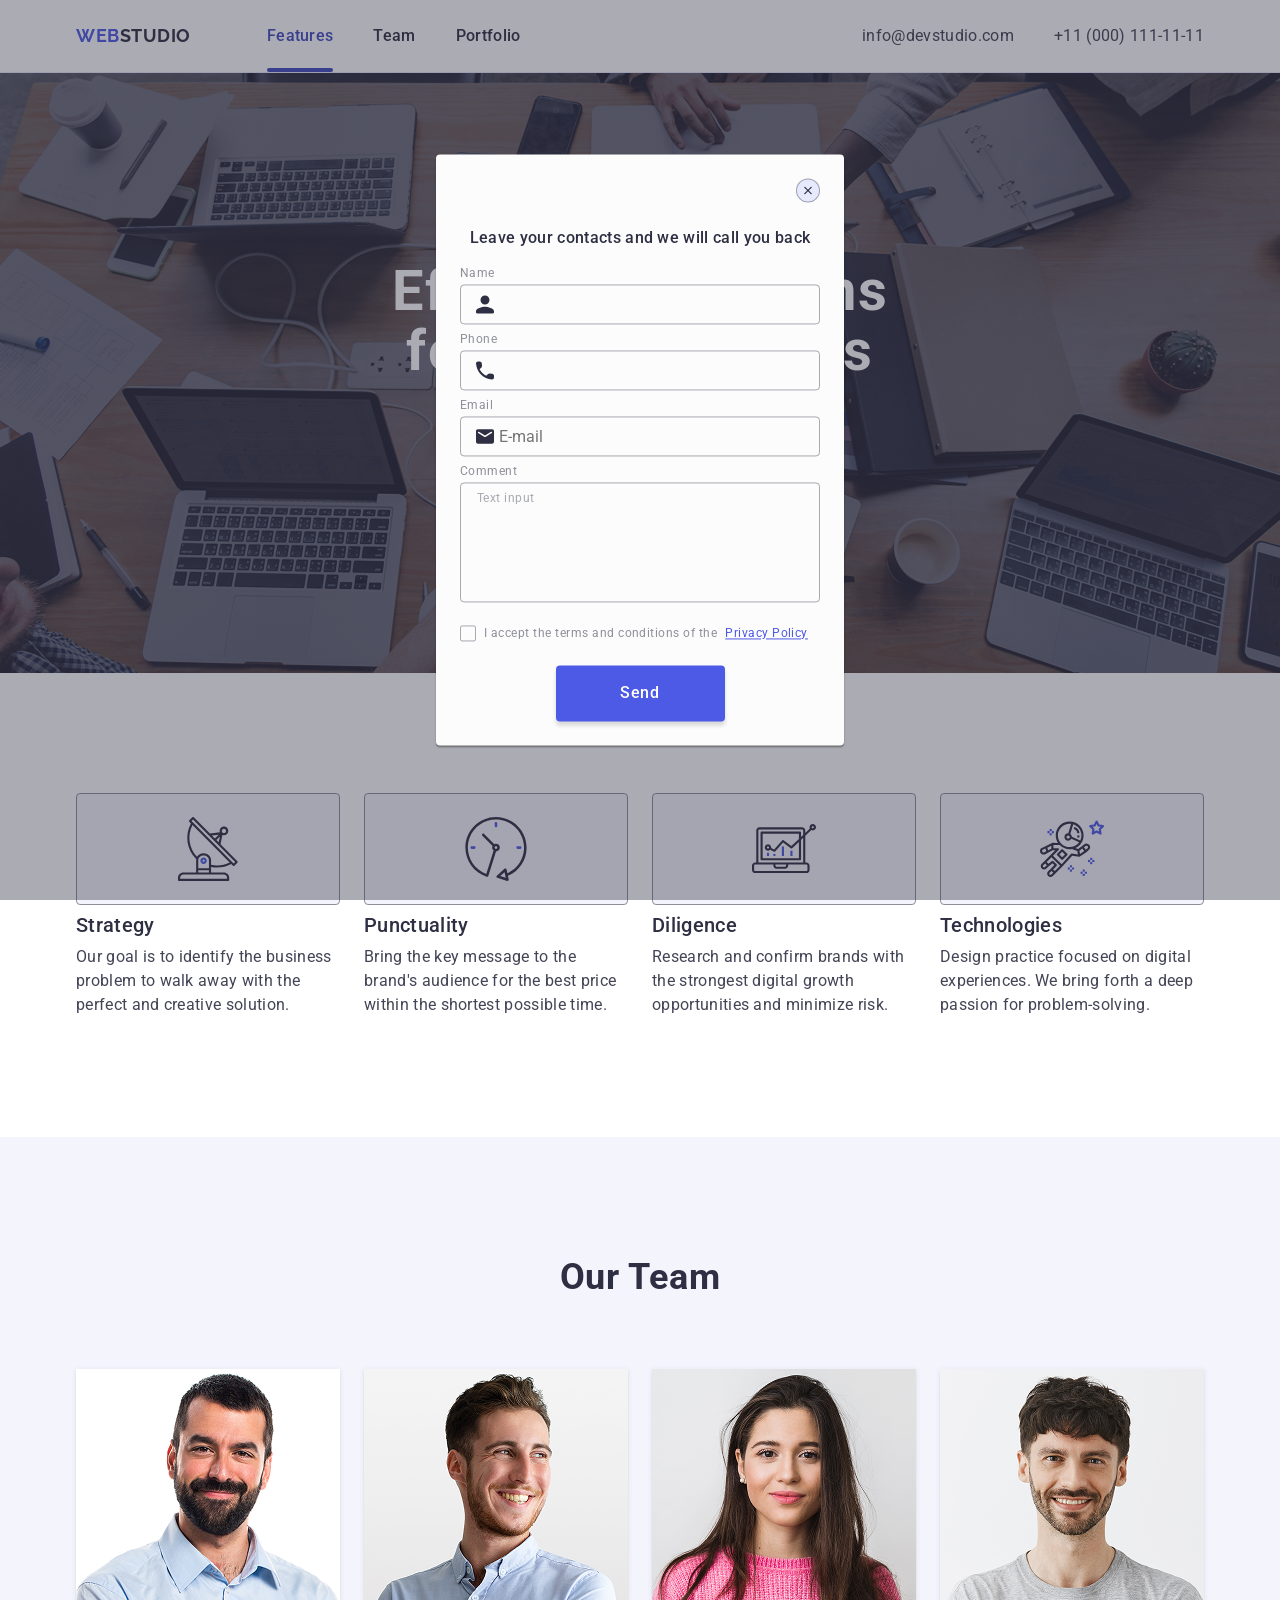
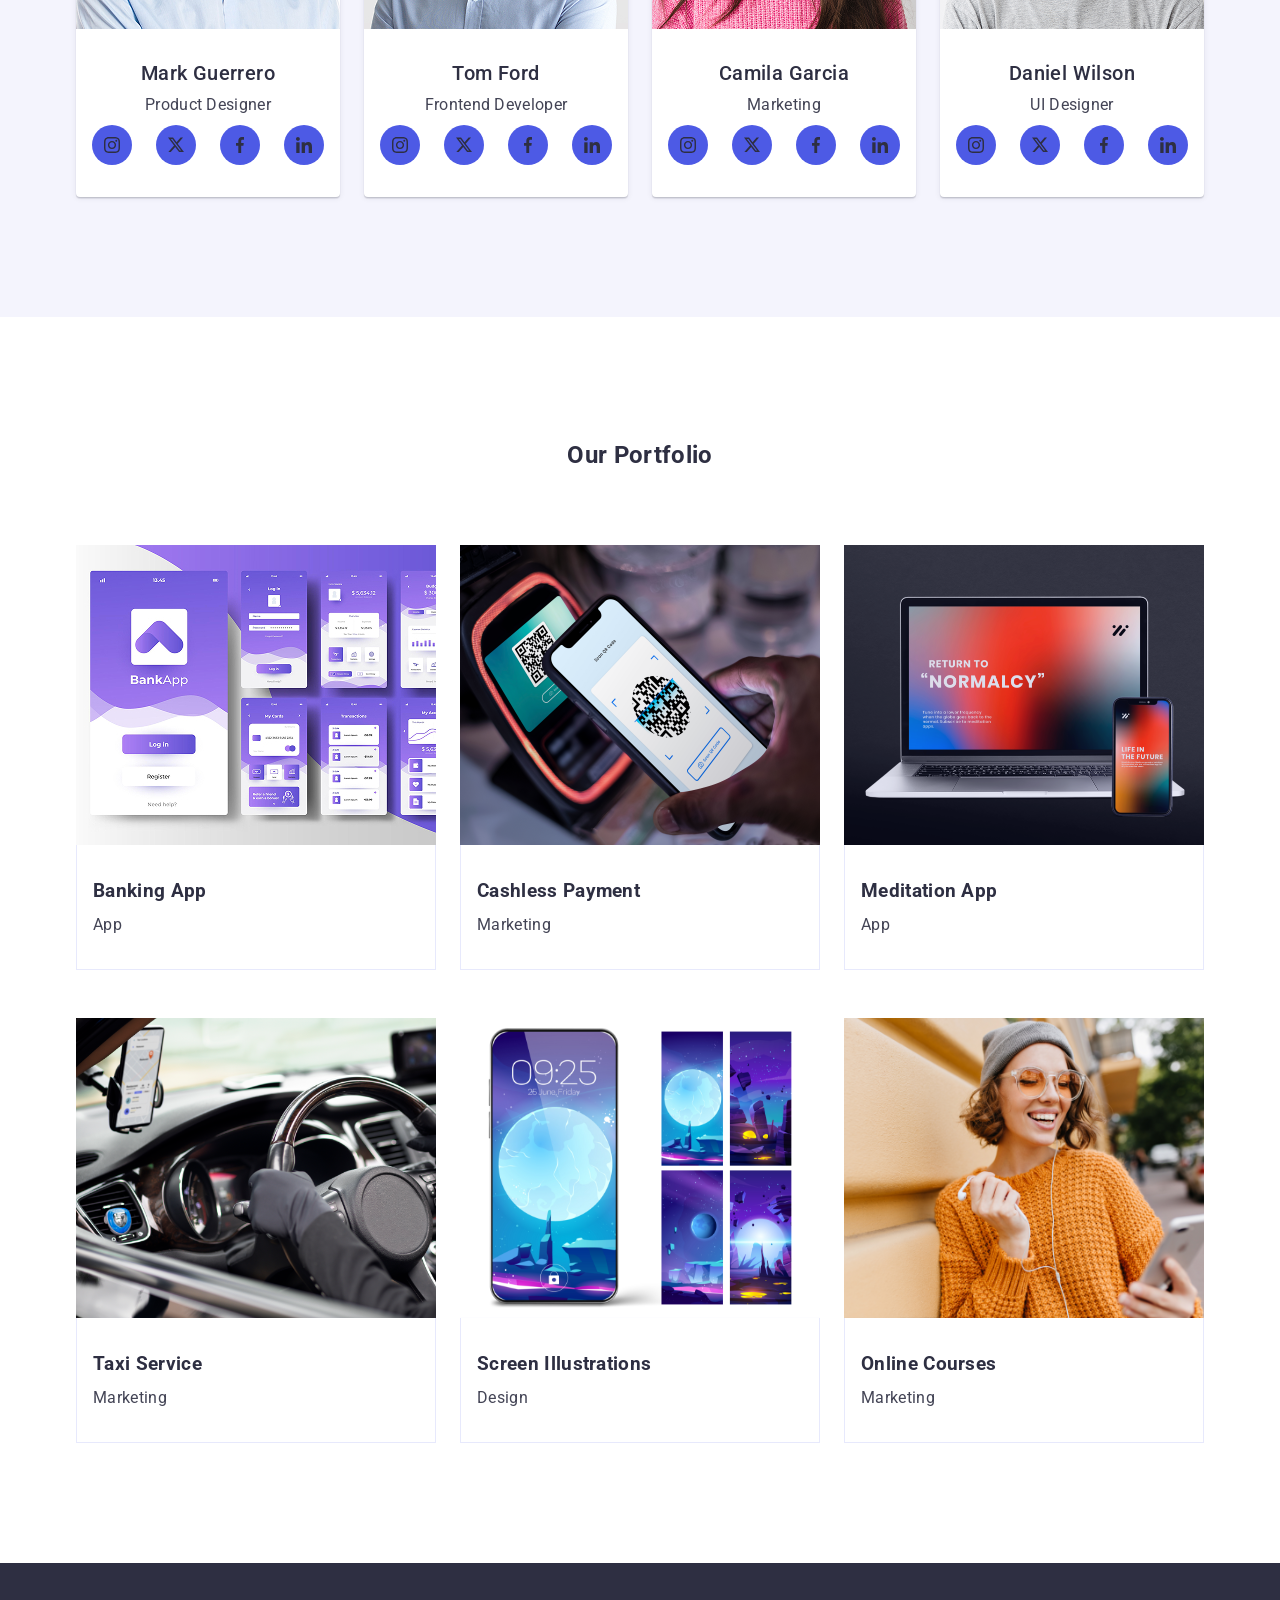
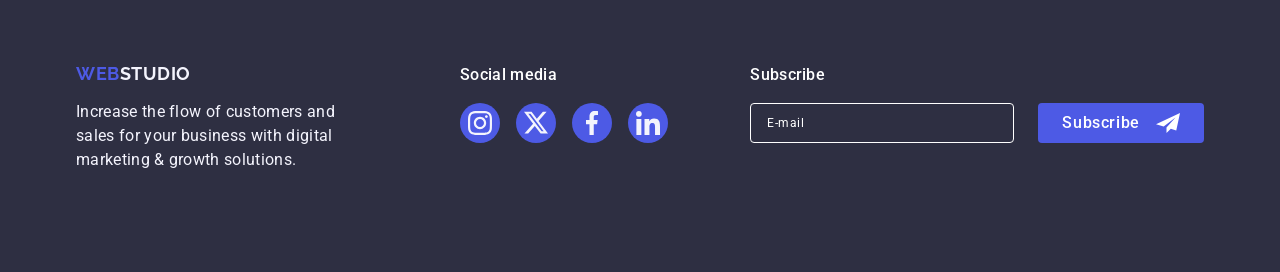
<file: index.html>
<!doctype html>
<html lang="en">
  <head>
    <meta charset="UTF-8" />
    <meta name="viewport" content="width=device-width, initial-scale=1.0" />
    <title>WebStudio</title>
    <link rel="preconnect" href="https://fonts.googleapis.com">
<link rel="preconnect" href="https://fonts.gstatic.com" crossorigin>
<link href="https://fonts.googleapis.com/css2?family=Raleway:wght@700&family=Roboto:wght@100..900&display=swap" rel="stylesheet">
<link rel="stylesheet" href="https://cdnjs.cloudflare.com/ajax/libs/modern-normalize/3.0.1/modern-normalize.min.css" integrity="sha512-q6WgHqiHlKyOqslT/lgBgodhd03Wp4BEqKeW6nNtlOY4quzyG3VoQKFrieaCeSnuVseNKRGpGeDU3qPmabCANg==" crossorigin="anonymous" referrerpolicy="no-referrer" />
    <link rel = "stylesheet" href="./css/main.css" />
    <link rel="shortcut icon" href="./images/icons/logo.svg" type="image/x-icon" />
  </head>
  <body>
    <!--Header section-->
    <header class="header" id="header">      
      <div class="container">
      <a class="logo"
      href="./index.html">
      Web<span class="logo-icon">Studio</span>
  
    </a>
            
      <nav class="main-nav">
        <ul class="main-nav-list">
        
          <li class="main-nav-item">
            <a class="main-nav-link current" href="#features">Features</a>
          </li>
          <li class="main-nav-item">
            <a class="main-nav-link"  href="#team">Team</a>
          </li>
          <li class="main-nav-item"> 
            <a class="main-nav-link" href="#portfolio">Portfolio</a>
          </li>
        </ul>
      </nav>
      <address>
      <ul class="socials">
        <li class="socials-item">
          <a class="socials-link" href="mailto:info@devstudio.com">info@devstudio.com</a>
        </li>
        <li class="socials-item">
          <a class="socials-link" href="tel:+110001111111">+11 (000) 111-11-11</a>
        </li>
      </ul>
        </address>
        </div> 
    </header>

    <main class="main" id="main">
      <!--Hero section-->
      <section class="hero" id="hero">
        <div class="container">
        <h1 class="hero-title">Effective Solutions for Your Business</h1>
        <button class="hero-btn" type="button">Order Service</button>
        </div>
      </section>

      <!--Features section-->
      <section class="features" id="features"> 
        <div class="container">
        <h2 class="sr-only">Our features</h2>
       
        <ul class="features-list">
          <li class="features-item">
            <div class="features-icon-wrapper">
              <svg class="features-icon" width="64" height="64">
                <use href="./images/icons.svg#antenna">
                </use>
              </svg>
            </div>
            <h3 class="features-subtitle">Strategy</h3>
            <p class="features-desc">
              Our goal is to identify the business problem to walk away with the
              perfect and creative solution.
            </p>
          </li>
          <li class="features-item">
            <div class="features-icon-wrapper">
              <svg class="features-icon" width="64" height="64">
                <use href="./images/icons.svg#clock">
                </use>
              </svg>
            </div>
            <h3 class="features-subtitle">Punctuality</h3>
            <p class="features-desc">
              Bring the key message to the brand's audience for the best price
              within the shortest possible time.
            </p>
          </li>
          <li class="features-item">
            <div class="features-icon-wrapper">
              <svg class="features-icon" width="64" height="64">
                <use href="./images/icons.svg#diagram">
                </use>
              </svg>
            </div>
            <h3 class="features-subtitle">Diligence</h3>
            <p class="features-desc">
              Research and confirm brands with the strongest digital growth
              opportunities and minimize risk.
            </p>
          </li>
          <li class="features-item">
            <div class="features-icon-wrapper">
              <svg class="features-icon" width="64" height="64">
                <use href="./images/icons.svg#astronaut">
                </use>
              </svg>
            </div>
            <h3 class="features-subtitle">Technologies</h3>
            <p class="features-desc">
              Design practice focused on digital experiences. We bring forth a
              deep passion for problem-solving.
            </p>
          </li>
        </ul>
        </div>
      </section>

      <!--Team section-->
      <section class="team section" id="team">
        <div class="container">
        <h2 class="team-title section-title">Our Team</h2>
        
        <ul class="team-list">
          <li class="team-item">
            <img
              class="team-ill"
              src="./images/photo/team-1.png"
              alt="Mark Guerrero"
              width="264"
              height="260"
            />
            <div class="team-content">
            <h3 class="team-caption">Mark Guerrero</h3>
            <p class="team-text">Product Designer</p>
            <ul class="team-social-list">
    <li class="team-social-item">
      <a class="team-social-link" 
      href="https://instagram.com/" aria-label="Instagram">
        <svg class="team-social-icon" width="16" height="16">
          <use href="./images/icons.svg#instagram"></use>
        </svg>
      </a>
    </li>
    <li class="team-social-item">
  <a class="team-social-link"
     href="https://twitter.com/"
     aria-label="Twitter">
    <svg class="team-social-icon" width="16" height="16">
      <use href="./images/icons.svg#twitter"></use>
    </svg>
  </a>
</li>

<li class="team-social-item">
  <a class="team-social-link"
     href="https://facebook.com/"
     aria-label="Facebook">
    <svg class="team-social-icon" width="16" height="16">
      <use href="./images/icons.svg#facebook"></use>
    </svg>
  </a>
</li>
<li class="team-social-item">
  <a class="team-social-link"
     href="https://linkedin.com/"
     aria-label="LinkedIn">
    <svg class="team-social-icon" width="16" height="16">
      <use href="./images/icons.svg#linkedin"></use>
    </svg>
  </a>
</li>
  </ul>
            </div>
          </li>
          <li class="team-item">
            <img
              class="team-ill"
              src="./images/photo/team-2.png"
              alt="Tom Ford"
              width="264"
              height="260"
            />
            <div class="team-content">
            <h3 class="team-caption">Tom Ford</h3>
            <p class="team-text">Frontend Developer</p>
           <ul class="team-social-list">
    <li class="team-social-item">
      <a class="team-social-link" href="https://instagram.com/" aria-label="Instagram">
        <svg class="team-social-icon" width="16" height="16">
          <use href="./images/icons.svg#instagram"></use>
        </svg>
      </a>
    </li>
    <li class="team-social-item">
  <a class="team-social-link"
     href="https://twitter.com/"
     aria-label="Twitter">
    <svg class="team-social-icon" width="16" height="16">
      <use href="./images/icons.svg#twitter"></use>
    </svg>
  </a>
</li>

<li class="team-social-item">
  <a class="team-social-link"
     href="https://facebook.com/"
     aria-label="Facebook">
    <svg class="team-social-icon" width="16" height="16">
      <use href="./images/icons.svg#facebook"></use>
    </svg>
  </a>
</li>
<li class="team-social-item">
  <a class="team-social-link"
     href="https://linkedin.com/"
     aria-label="LinkedIn">
    <svg class="team-social-icon" width="16" height="16">
      <use href="./images/icons.svg#linkedin"></use>
    </svg>
  </a>
</li>
  </ul>
          </div>
          </li>
          <li class="team-item">
            <img
              class="team-ill"
              src="./images/photo/team-3.png"
              alt="Camila Garcia"
              width="264"
              height="260"
            />
            <div class="team-content">
            <h3 class="team-caption">Camila Garcia</h3>
            <p class="team-text">Marketing</p>
           <ul class="team-social-list">
    <li class="team-social-item">
      <a class="team-social-link" href="https://instagram.com/" aria-label="Instagram">
        <svg class="team-social-icon" width="16" height="16">
          <use href="./images/icons.svg#instagram"></use>
        </svg>
      </a>
    </li>
    <li class="team-social-item">
  <a class="team-social-link"
     href="https://twitter.com/"
     aria-label="Twitter">
    <svg class="team-social-icon" width="16" height="16">
      <use href="./images/icons.svg#twitter"></use>
    </svg>
  </a>
</li>

<li class="team-social-item">
  <a class="team-social-link"
     href="https://facebook.com/"
     aria-label="Facebook">
    <svg class="team-social-icon" width="16" height="16">
      <use href="./images/icons.svg#facebook"></use>
    </svg>
  </a>
</li>
<li class="team-social-item">
  <a class="team-social-link"
     href="https://linkedin.com/"
     aria-label="LinkedIn">
    <svg class="team-social-icon" width="16" height="16">
      <use href="./images/icons.svg#linkedin"></use>
    </svg>
  </a>
</li>
  </ul>
          </div>
          </li>
          <li class="team-item">
            <img
              class="team-ill"
              src="./images/photo/team-4.png"
              alt="Daniel Wilson"
              width="264"
              height="260"
            />
            <div class="team-content">
            <h3 class="team-caption">Daniel Wilson</h3>
            <p class="team-text">UI Designer</p>
           <ul class="team-social-list">
    <li class="team-social-item">
      <a class="team-social-link" href="https://instagram.com/" aria-label="Instagram">
        <svg class="team-social-icon" width="16" height="16">
          <use href="./images/icons.svg#instagram"></use>
        </svg>
      </a>
    </li>
    <li class="team-social-item">
  <a class="team-social-link"
     href="https://twitter.com/"
     aria-label="Twitter">
    <svg class="team-social-icon" width="16" height="16">
      <use href="./images/icons.svg#twitter"></use>
    </svg>
  </a>
</li>

<li class="team-social-item">
  <a class="team-social-link"
     href="https://facebook.com/"
     aria-label="Facebook">
    <svg class="team-social-icon" width="16" height="16">
      <use href="./images/icons.svg#facebook"></use>
    </svg>
  </a>
</li>
<li class="team-social-item">
  <a class="team-social-link"
     href="https://linkedin.com/"
     aria-label="LinkedIn">
    <svg class="team-social-icon" width="16" height="16">
      <use href="./images/icons.svg#linkedin"></use>
    </svg>
  </a>
</li>
  </ul>
          </div>
          </li>
        </ul>
        </div>
      </section>

       <!--Portfolio section-->
      <section class="portfolio section" id="portfolio">
        <div class="container">
    <h2 class="portfolio-title section-title">Our Portfolio</h2>
    <ul class="portfolio-list">
      <li class="portfolio-item">
        <div class="portfolio-image-wrapper">
        <img
        class="portfolio-ill"
          src="./images/portfolio/portfolio-1.svg"
          alt="Banking App"
          width="360"
          height="300"
        />
        <p class="portfolio-overlay">

      14 Stylish and User-Friendly App Design

      Concepts. Task Manager App. Calorie

      Tracker App. Exotic Fruit Ecommerce App.

      Cloud Storage App.

        </p>
        </div>
        <div class="portfolio-content">
        <h3 class="portfolio-caption">Banking App</h3>
        <p class="portfolio-text">App</p></div>
      </li>
      <li class="portfolio-item">
        <div class="portfolio-image-wrapper">
        <img
          class="portfolio-ill"
          src="./images/portfolio/portfolio-2.svg"
          alt="Marketing"
          width="360"
          height="300"
        />
           <p class="portfolio-overlay">

      14 Stylish and User-Friendly App Design

      Concepts. Task Manager App. Calorie

      Tracker App. Exotic Fruit Ecommerce App.

      Cloud Storage App.

        </p>
        </div>
          <div class="portfolio-content">
        <h3 class="portfolio-caption">Cashless Payment</h3>
        <p class="portfolio-text">Marketing</p></div>
      </li>
      <li class="portfolio-item">
         <div class="portfolio-image-wrapper">
        <img
          class="portfolio-ill"
          src="./images/portfolio/portfolio-3.svg"
          alt="Meditation App"
          width="360"
          height="300"
        />
        <p class="portfolio-overlay">

      14 Stylish and User-Friendly App Design

      Concepts. Task Manager App. Calorie

      Tracker App. Exotic Fruit Ecommerce App.

      Cloud Storage App.

        </p>
        </div>
        <div class="portfolio-content">
        <h3 class="portfolio-caption">Meditation App</h3>
        <p class="portfolio-text">App</p></div>
      </li>
      <li class="portfolio-item">
        <div class="portfolio-image-wrapper">
        <img
          class="portfolio-ill"
          src="./images/portfolio/portfolio-4.svg"
          alt="Taxi Service"
          width="360"
          height="300"
        />
        
           <p class="portfolio-overlay">

      14 Stylish and User-Friendly App Design

      Concepts. Task Manager App. Calorie

      Tracker App. Exotic Fruit Ecommerce App.

      Cloud Storage App.

        </p>
        </div>
        <div class="portfolio-content">
        <h3 class="portfolio-caption">Taxi Service</h3>
        <p class="portfolio-text">Marketing</p></div>
      </li>
      <li class="portfolio-item">
        <div class="portfolio-image-wrapper">
        <img
          class="portfolio-ill"
          src="./images/portfolio/portfolio-5.svg"
          alt="Design"
          width="360"
          height="300"
        />
         <p class="portfolio-overlay">

      14 Stylish and User-Friendly App Design

      Concepts. Task Manager App. Calorie

      Tracker App. Exotic Fruit Ecommerce App.

      Cloud Storage App.

        </p>
        </div>
        <div class="portfolio-content">
        <h3 class="portfolio-caption">Screen Illustrations</h3>
        <p class="portfolio-text">Design</p></div>
      </li>
      <li class="portfolio-item">
         <div class="portfolio-image-wrapper">
        <img
          class="portfolio-ill"
          src="./images/portfolio/portfolio-6.svg"
          alt="Online Courses"
          width="360"
          height="300"
        />
        <p class="portfolio-overlay">

      14 Stylish and User-Friendly App Design

      Concepts. Task Manager App. Calorie

      Tracker App. Exotic Fruit Ecommerce App.

      Cloud Storage App.

        </p>
        </div>
        <div class="portfolio-content">
        <h3 class="portfolio-caption">Online Courses</h3>
        <p class="portfolio-text">Marketing</p></div>
      </li>
    </ul>
    </div>
  </section>
    </main>

    <!--Footer section-->
    <footer class="footer" id="footer">
      <div class="container">
        <div class="footer-info">
      <a class="logo footer-logo"
      href="./index.html">
      Web<span class="logo-icon-footer">Studio</span></a>
     
      <p class="footer-text">
        Increase the flow of customers and sales for your business with digital
        marketing &amp; growth solutions.
      </p>
      </div>

      <div class="footer-social">
        <p class="footer-social-title">Social media</p>

        <ul class="footer-social-list">
          <li class="footer-social-item">
            <a class="footer-social-link"
            href="https://instagram.com/"
            aria-label="Instagram">
            <svg width="24" height="24">
              <use href="./images/icons.svg#instagram"></use>
            </svg>
            </a>
          </li>
          <li class="footer-social-item">
      <a class="footer-social-link"
         href="https://twitter.com/"
         aria-label="Twitter">
        <svg width="24" height="24">
          <use href="./images/icons.svg#twitter"></use>
        </svg>
      </a>
    </li>

    <li class="footer-social-item">
      <a class="footer-social-link"
         href="https://facebook.com/"
         aria-label="Facebook">
        <svg width="24" height="24">
          <use href="./images/icons.svg#facebook"></use>
        </svg>
      </a>
    </li>

    <li class="footer-social-item">
      <a class="footer-social-link"
         href="https://linkedin.com/"
         aria-label="LinkedIn">
        <svg width="24" height="24">
          <use href="./images/icons.svg#linkedin"></use>
        </svg>
      </a>
    </li>
        </ul>
      </div>
        <div class="footer-subscribe">
          <p class="footer-subscribe-text">Subscribe</p>

        <form class="footer-form" name="subscription">
          <label class="footer-form-field" for="user_email"> 
            <input class="footer-form-input" type="email" 
            id="user_email"     
            placeholder="E-mail"
            name="email"
            required />
            </label>            
            <button class="btn btn-filled" type="submit">
            Subscribe
            <svg class="footer-form-icon" width="24" height="24">
              <use href="./images/icons.svg#icon-send"></use>
            </svg>
          </button>

        </form> 
        </div>
      </div>

    </footer>
    <!--Modal section-->
    <div class="backdrop is-open" id="modal">
    <div class="modal">
      <button class="modal-btn" type="button" aria-label="Close modal button">
        <svg class="modal-btn-icon" width="8" height="8">
          <use href="./images/icons.svg#close"></use>
        </svg>
      </button>
      <p class="modal-caption">Leave your contacts and we will call you back</p>

      <form class="modal-form" name="review_form">
        <div class="modal-form-field">
          <label class="modal-form-label" for="user_name">Name</label>
          <div class="modal-input-wrapper">
            <input 
            class="modal-form-input" type="text" 
            name="user_name" 
            id="user_name" 
            required 
            minlength="2"
            pattern="^[a-zA-Z]+\s[a-zA-Z]+$"
            title="Username must be two words separated by space."
            />


            <svg class="modal-form-icon" width="18" height="24">
              <use href="./images/icons.svg#name"></use>
            </svg>
          
          </div>
        </div>
        <div class="modal-form-field">
          <label class="modal-form-label" for="user_phone">Phone</label>
          <div class="modal-input-wrapper">
            <input class="modal-form-input" type="tel" name="user_phone" id="user_phone"
             required />
            <svg class="modal-form-icon" width="18" height="24">
              <use href="./images/icons.svg#phone"></use>
            </svg>
          </div>
        </div>
        <div class="modal-form-field">
          <label class="modal-form-label" for="modal_user_email">Email</label>
          <div class="modal-input-wrapper">
            <input class="modal-form-input" type="email" name="user_email" id="modal_user_email" placeholder="E-mail">
            <svg class="modal-form-icon" width="18" height="24">
              <use href="./images/icons.svg#email"></use>
            </svg>
          </div>
        </div>
        
<div class="modal-form-field modal-textarea-field">
          <label class="modal-form-label" for="user_comment">Comment</label>
          
          <textarea class="modal-form-comment" name="user_comment" id="user_comment" placeholder="Text input"></textarea>
           
        </div>
<div class="modal-form-field modal-checkbox-field">

          <input type="checkbox" name="user_policy" id="user_policy" 
          class="visually-hidden"
          required />
          <label class="modal-form-policy"
          for="user_policy">
            <span class="modal-form-checkbox">
              <svg class="modal-form-checkbox-icon" width="10" height="8">
                <use href="./images/icons.svg#check-mark">
            </use>
              </svg>
            </span>
            I accept the terms and conditions of the <a class="modal-form-link"
            href="#" 
            target="_blank" 
            rel="noopener noreferrer">Privacy Policy</a>
          </label> 
        </div>
          <button class="btn btn-filled modal-submit-btn" type="submit">Send</button>
      </form>
    </div>
    </div>



  </body>
</html>
</file>
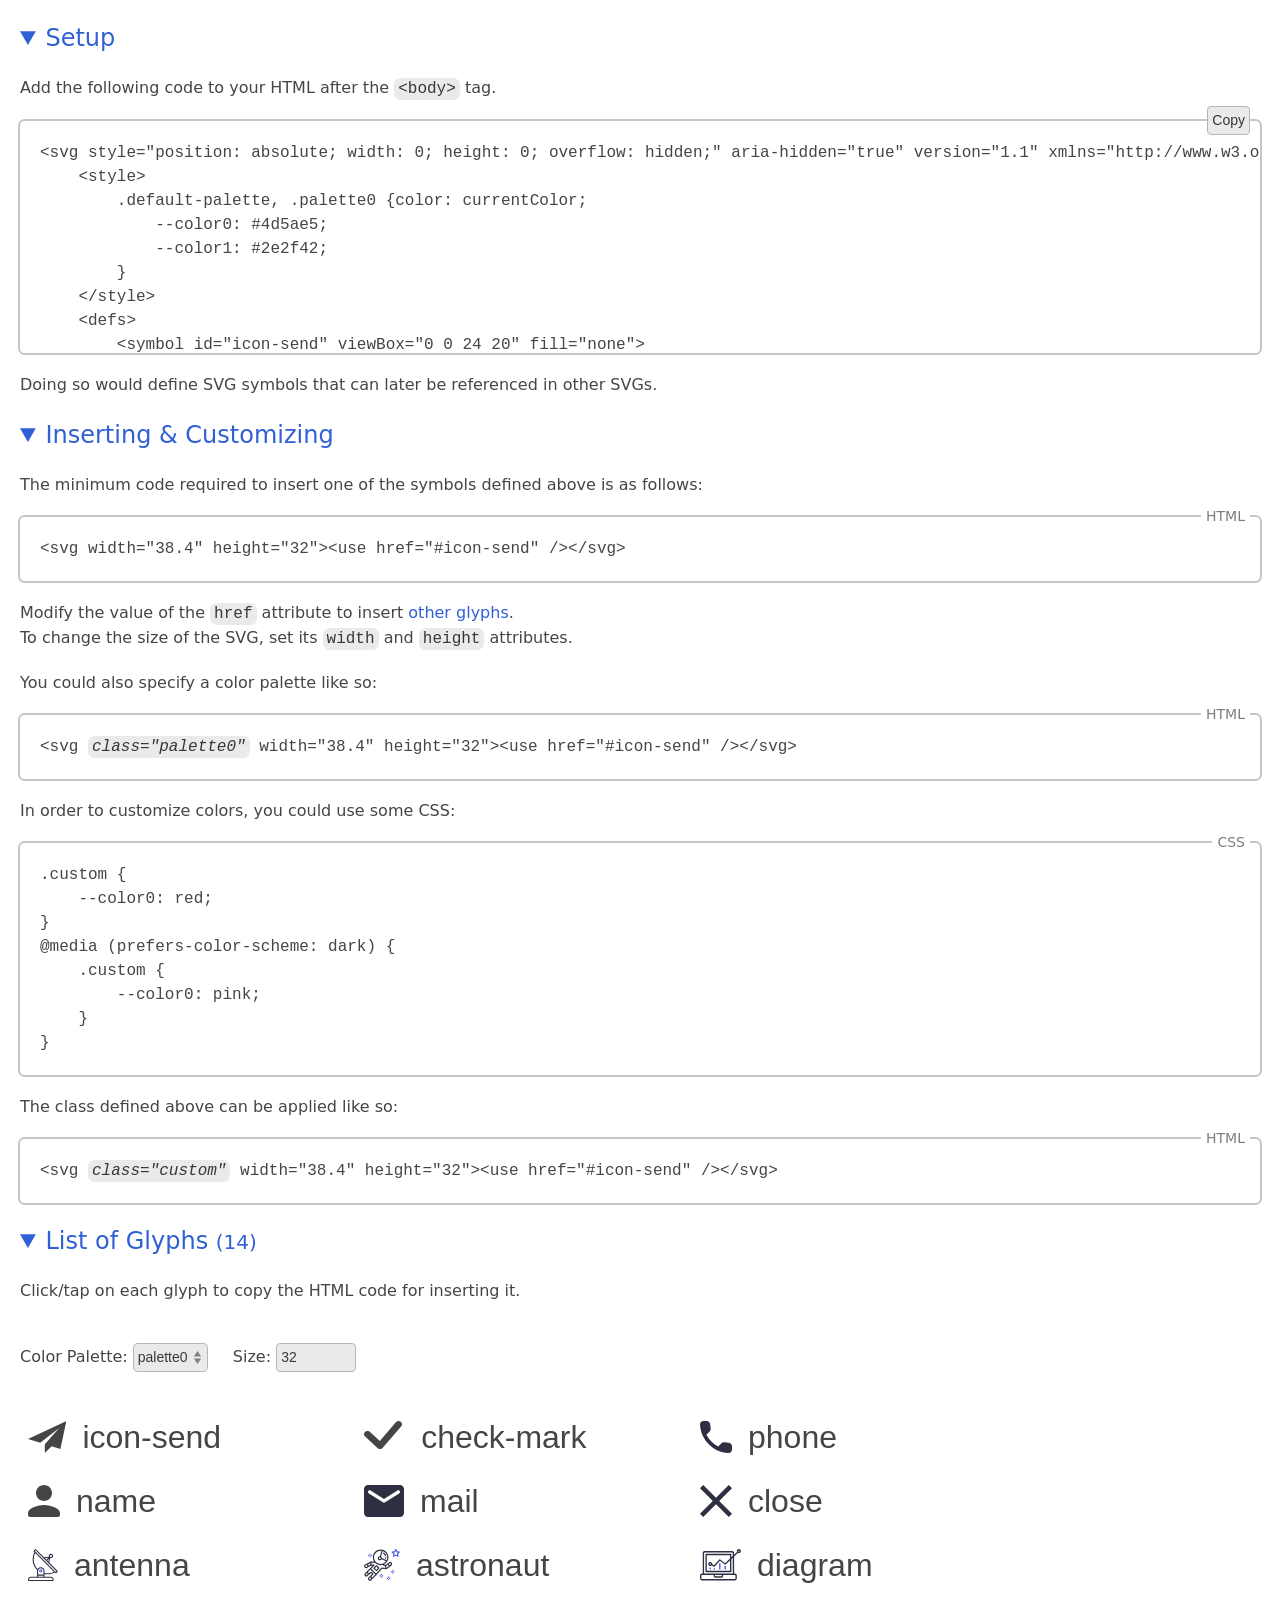
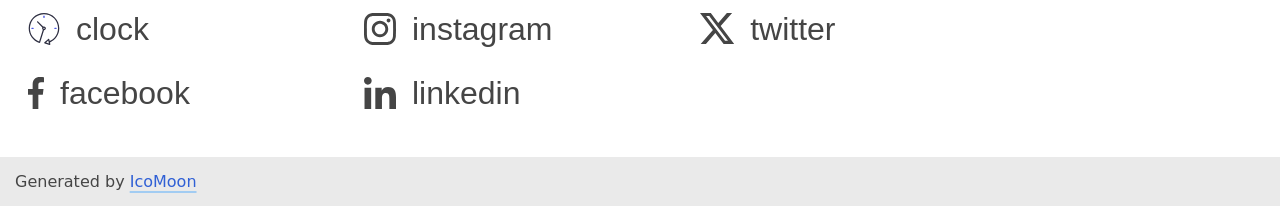
<file: images/demo.html>
<!doctype html>
<html lang="en">
<head>
    <title>SVG symbol defs | Demo &amp; Reference</title>
    <meta charset="utf-8">
    <meta name="viewport" content="width=device-width, initial-scale=1">
    <meta name="description" content="">
    <!-- The following CSS is not required for using generated glyphs. -->
    <style>::selection{color:var(--off7);background:var(--blue2)}a{color:var(--blue0);text-decoration:none}a:active{color:var(--off7)}@media (hover){a:hover{color:var(--off7)}}.decoratedLinks a{text-decoration:underline;text-decoration-thickness:2px;text-decoration-skip-ink:none;text-decoration-color:var(--color, var(--blue2));text-underline-offset:4px;transition:text-decoration .3s,text-decoration-color .5s,text-underline-offset .3s,color .2s}.decoratedLinks a:hover{--color: var(--off5);text-underline-offset:6px}.decoratedLinks ._noLine,.undecoratedLinks a{text-decoration:none}.decoratedLinks a:focus-visible{text-decoration:none}@keyframes focusRingAnimation{0%{outline-width:4px}}:root,:root.light{color-scheme:light;background:var(--on2);color:var(--fg);font-family:ui-sans-serif,system-ui,-apple-system,sans-serif;font-size:16px;line-height:1.5;--bg: #eaeaea;--fg: #454545;--red-rgb: 215, 0, 21;--red: rgb(var(--red-rgb));--orange: rgb(242, 141, 0);--green: #00a100;--focus: rgba(0, 195, 255, .8);--blue0: #3060d5;--blue2: #a2ccf2;--on2: #fff;--off4: rgba(0, 0, 0, .2254);--off5: rgba(0, 0, 0, .5127);--off6: rgba(0, 0, 0, .7659);--off7: #000}@media (prefers-color-scheme: dark){:root{color-scheme:dark;--bg: #242424;--fg: #bababa;--red-rgb: 255, 105, 97;--red: rgb(var(--red-rgb));--orange: rgb(255, 159, 10);--green: #5eba6e;--focus: rgba(0, 137, 179, .8);--blue0: #8abbef;--blue2: #3e6486;--on2: #000;--off4: rgba(255, 255, 255, .1649);--off5: rgba(255, 255, 255, .4257);--off6: rgba(255, 255, 255, .8142);--off7: #fff}}:root.dark{color-scheme:dark;--bg: #242424;--fg: #bababa;--red-rgb: 255, 105, 97;--red: rgb(var(--red-rgb));--orange: rgb(255, 159, 10);--green: #5eba6e;--focus: rgba(0, 137, 179, .8);--blue0: #8abbef;--blue2: #3e6486;--on2: #000;--off4: rgba(255, 255, 255, .1649);--off5: rgba(255, 255, 255, .4257);--off6: rgba(255, 255, 255, .8142);--off7: #fff}.mvn{margin-bottom:0;margin-top:0}.rltv{position:relative}.monospace,code,pre{font-family:ui-monospace,SFMono-Regular,SF Mono,Menlo,Consolas,Liberation Mono,monospace}body{margin:0;min-height:calc(100vh - 20px);padding-top:20px}details,section{padding:0 20px}details{margin-bottom:20px}details[open]{margin-bottom:0}summary{color:var(--blue0);cursor:default;font-size:1.5em;width:fit-content}summary:hover,summary:active{color:var(--off7)}h1,summary{font-weight:500}h1,strong,code,em{color:var(--off6)}code,em{background:var(--bg);box-shadow:0 0 0 2px var(--bg);margin:0 2px;padding:0 2px}footer{background:var(--bg);line-height:19px;margin-top:20px;padding:15px;position:sticky;top:100%}p{max-width:76ch}p,pre{margin-bottom:20px;margin-top:20px}ul{list-style-position:inside;margin:20px 0;padding:20px}.br0,a,button,code,em,input,pre,select,summary,textarea,ul{border-radius:4.5px}input,select,.copy{box-shadow:inset 0 0 0 1px var(--off4);background-color:var(--bg);border:0;color:var(--off6);font-size:14px;line-height:19px;margin:0;padding:5px}input:hover,input:active,select:hover,select:active,.copy:hover,.copy:active{color:var(--off7);box-shadow:inset 0 0 0 1px var(--off5)}input:focus,select:focus,.copy:focus{box-shadow:none}select{appearance:none;background-image:url([data-uri]);background-position:right center;background-repeat:no-repeat;background-size:1.5em 50%;padding-right:20px}label{display:inline-block;margin:20px 20px 0 0}:focus-visible{outline:3px solid;outline-color:var(--focus);box-shadow:none}:focus-visible:not(:invalid){animation:focusRingAnimation .2s}pre{box-shadow:0 0 0 2px var(--off4);overflow:scroll;padding:20px;position:relative}textarea{background:none;border:0;box-shadow:0 0 0 2px var(--off4);color:var(--fg);display:block;font-size:1rem;margin:10px 0;min-height:1.5em;padding:5px;resize:vertical;width:calc(100% - 10px)}[data-lang]{position:relative}[data-lang]:after{background:var(--on2);border-radius:4.5px;color:var(--off5);content:attr(data-lang);font-size:14px;line-height:1;padding:2px 5px;position:absolute;right:10px;top:-.7em}.copy{position:absolute;right:10px;top:-15px}.copy:disabled{background:var(--on2);box-shadow:inset 0 0 0 1px var(--green);color:var(--green);font-weight:600}
._demo_glyphs {
    background: var(--background, transparent);
    display: flex;
    flex-wrap: wrap;
    margin: 20px -20px 0;
    padding: 5px 20px 20px;
}

._demo_glyph {
    background: none;
    border: none;
    color: var(--color);
    font-family: sans-serif !important;
    font-size: var(--glyph-size);
    line-height: 1;
    margin: 1rem 1rem 0 0;
    overflow: hidden;
    padding: 0.5rem;
    padding: max(0.5rem, 0.15625em);
    text-align: left;
    text-overflow: ellipsis;
    white-space: nowrap;
    width: 10em;
    width: max(10em, 15rem);
}
._demo_glyph span {
    pointer-events: none;
}
.glyphTitle {
    overflow: hidden;
    text-overflow: ellipsis;
    line-height: 1.25;
}
button._demo_glyph:hover {
    box-shadow: 0 0 0 2px var(--color, var(--off4));
}
button._demo_glyph:active {
    box-shadow: 0 0 0 2px var(--color, var(--fg));
}
button._demo_glyph._demo_copied {
    box-shadow: 0 0 0 2px var(--green);
}
._demo_copied {
    position: relative;
}
._demo_copied::before {
    content: "";
}
._demo_copied::after {
    align-items: center;
    background: linear-gradient(to left, var(--background, var(--on2)) 8ch, transparent);
    color: var(--color, var(--green));
    content: "✓ Copied";
    display: flex;
    font-family: ui-sans-serif,system-ui,-apple-system,sans-serif !important;
    font-size: max(1rem, 0.5em);
    height: 100%;
    justify-content: right;
    line-height: 1;
    padding-right: 0.5em;
    position: absolute;
    right: 0;
    top: 0;
    width: 50%;
}
#_demo_defs-wrapper {position: relative;} #_demo_setup {max-height: 8lh;} #_demo_size {width: 5em;} ._demo_glyph svg {vertical-align: top; flex-shrink: 0; margin-right: 1rem; pointer-events: none;} body {--glyph-size: 32px;}</style>
</head>
<body>
<svg style="position: absolute; width: 0; height: 0; overflow: hidden;" aria-hidden="true" version="1.1" xmlns="http://www.w3.org/2000/svg" xmlns:xlink="http://www.w3.org/1999/xlink">
    <style>
        .default-palette, .palette0 {color: currentColor;
            --color0: #4d5ae5;
            --color1: #2e2f42;
        }
    </style>
    <defs>
        <symbol id="icon-send" viewBox="0 0 24 20" fill="none">
            <path fill="currentColor" d="M24 0 0 11.25l7.6699 2.3672L19.5 4.375 10.5017 14.4913l73e-4 23e-4-9e-3-23e-4V20l4.3013-4.1817 5.4488 1.6817z" />
        </symbol>
        <symbol id="check-mark" viewBox="0 0 9 7" fill="none">
            <path fill="currentColor" d="M7.0281 0.1949C7.1719 0.0685 7.3633-14e-4 7.5619 0s0.3887 0.0739 0.5304 0.2023C8.234 0.3307 8.3162 0.5048 8.3214 0.6881c53e-4 0.1832-0.0668 0.3611-0.201 0.4962L4.0473 5.8864c-0.07 0.0697-0.1546 0.1255-0.2485 0.1643S3.6033 6.1104 3.5004 6.1122 3.2952 6.0965 3.1998 6.061 3.0176 5.9725 2.9448 5.9053L0.2437 3.4119C0.1685 3.3472 0.1081 3.2692 0.0663 3.1825 0.0244 3.0958 19e-4 3.0022 1e-4 2.9073-17e-4 2.8124 0.0172 2.7182 0.0557 2.6302s0.0958-0.168 0.1685-0.2351 0.1594-0.12 0.2547-0.1555c0.0953-0.0356 0.1974-0.053 0.3002-0.0514 0.1028 17e-4 0.2042 0.0225 0.2981 0.0611s0.1785 0.0943 0.2486 0.1638l2.1376 1.9722 3.5453-4.1697c64e-4-73e-4 0.0132-0.0142 0.0205-0.0207z" />
        </symbol>
        <symbol id="phone" viewBox="0 0 13 13" fill="none">
            <path fill="var(--color1, #2e2f42)" d="M11.7263 8.8651 9.8881 8.6553C9.4467 8.6046 9.0125 8.7566 8.7013 9.0678l-1.3316 1.3315c-2.048-1.0421-3.7269-2.7138-4.769-4.769l1.3388-1.3389C4.2507 3.9803 4.4026 3.5461 4.352 3.1046L4.1421 1.2809C4.0553 0.55 3.4401 0 2.702 0H1.45C0.6323 0-0.048 0.6803 27e-4 1.498 0.3862 7.6783 5.3289 12.6138 11.5019 12.9973c0.8178 0.0507 1.498-0.6296 1.498-1.4473v-1.252c73e-4-0.7309-0.5427-1.346-1.2736-1.4329z" />
        </symbol>
        <symbol id="name" viewBox="0 0 12 12" fill="none">
            <path fill="currentColor" d="M6 6c1.6575 0 3-1.3425 3-3S7.6575 0 6 0 3 1.3425 3 3 4.3425 6 6 6zM6 7.5c-2.0025 0-6 1.005-6 3v0.75C0 11.6625 0.3375 12 0.75 12h10.5c0.4125 0 0.75-0.3375 0.75-0.75V10.5c0-1.995-3.9975-3-6-3z" />
        </symbol>
        <symbol id="mail" viewBox="0 0 15 12" fill="none">
            <path fill="var(--color1, #2e2f42)" d="M13.5 0h-12C0.675 0 75e-4 0.675 75e-4 1.5L0 10.5C0 11.325 0.675 12 1.5 12h12c0.825 0 1.5-0.675 1.5-1.5v-9C15 0.675 14.325 0 13.5 0zM13.2 3.1875 7.8975 6.5025c-0.24 0.15-0.555 0.15-0.795 0L1.8 3.1875c-0.1875-0.12-0.3-0.3225-0.3-0.54 0-0.5025 0.5475-0.8025 0.975-0.54L7.5 5.25l5.025-3.1425C12.9525 1.845 13.5 2.145 13.5 2.6475c0 0.2175-0.1125 0.42-0.3 0.54z" />
        </symbol>
        <symbol id="close" viewBox="0 0 8 8" fill="none">
            <path fill="var(--color1, #2e2f42)" d="M8 0.8057 7.1943 0 4 3.1943 0.8057 0 0 0.8057 3.1943 4 0 7.1943 0.8057 8 4 4.8057 7.1943 8 8 7.1943 4.8057 4z" />
            <defs>
                <clipPath id="clip0_1088958_270">
                    <rect fill="#fff" width="8" height="8" />
                </clipPath>
            </defs>
        </symbol>
        <symbol id="antenna" viewBox="0 0 60 64" fill="none">
            <path fill="var(--color1, #2e2f42)" d="M59.4048 44.1952 42.5184 27.1851l1.8741-9.231c0.4836 0.1888 0.9978 0.2875 1.5168 0.2912h0.0128c2.3846 0.0282 4.3404-1.882 4.3687-4.2665s-1.882-4.3404-4.2665-4.3687c-2.3846-0.0281-4.3404 1.882-4.3687 4.2666-6e-3 0.5102 0.0784 1.0174 0.2495 1.4982l-9.92 1.2107L15.8037 0.32C15.6052 0.1175 15.3343 23e-4 15.0507 0c-0.28 15e-4-0.5482 0.1129-0.7467 0.3104l-3.0251 3.008c-0.4164 0.4165-0.4164 1.0917 0 1.5083l1.6278 1.6512c-6.3062 11.5958-4.2579 25.9556 5.0389 35.3258 0.0853 0.0816 0.1843 0.1476 0.2923 0.1952-0.0672 0.361-0.1023 0.7272-0.1046 1.0944v12.3734h-12.8C2.3893 55.4701 35e-4 57.856 0 60.8v2.1333C0 63.5224 0.4776 64 1.0667 64h49.0666c0.5891 0 1.0667-0.4776 1.0667-1.0667V60.8c-35e-4-2.944-2.3893-5.3299-5.3333-5.3333h-12.8v-5.4838c2.0052 0.4206 4.0482 0.635 6.097 0.64 4.9163-53e-4 9.7543-1.2309 14.08-3.5669l1.6363 1.6459c0.1985 0.2025 0.4695 0.3177 0.7531 0.32 0.28-15e-4 0.5481-0.113 0.7466-0.3104l3.0251-3.008c0.4164-0.4166 0.4164-1.0918 0-1.5083zM44.4181 12.4661c0.8354-0.8309 2.1862-0.8272 3.017 82e-4 0.8309 0.8353 0.8272 2.1861-82e-4 3.0169-0.3998 0.3977-0.9409 0.6209-1.5049 0.6208h-64e-4c-1.1781-61e-4-2.1284-0.9661-2.1223-2.1444 3e-3-0.564 0.2291-1.1037 0.629-1.5015zM41.9072 19.4752l-1.1968 5.8912-2.3509-2.3648zM40.6955 17.6715l-3.84 3.8176-2.9707-2.9867zM45.8667 57.6c1.7673 0 3.2 1.4327 3.2 3.2v1.0667H2.1333l0-1.0667c0-1.7673 1.4327-3.2 3.2-3.2zM30.9333 53.3333v2.1334H20.2667v-2.1334zM20.2667 51.2v-8.1067c0-2.5877 2.3925-4.6933 5.3333-4.6933s5.3333 2.1056 5.3333 4.6933V51.2zM33.0667 47.808v-4.7147c0-3.7642-3.3494-6.8266-7.4667-6.8266-2.6621-0.0408-5.1515 1.3142-6.5621 3.5722-8.1155-8.5476-9.943-21.2904-4.5572-31.7742l37.2036 37.4169c-5.7448 2.9224-12.3303 3.7452-18.6176 2.3264zM55.6448 46.4405 15.04 5.5915 13.5307 4.0789 15.04 2.5749 30.9099 18.5344c74e-4 0 0.0117 0.0139 0.0192 0.0192l26.2293 26.3829z" />
            <path fill="var(--color0, #4d5ae5)" d="M25.6096 40.5333H25.6c-1.7673-26e-4-3.2021 1.4279-3.2048 3.1952-27e-4 1.7674 1.4279 3.2022 3.1952 3.2048H25.6c1.7673 27e-4 3.2021-1.4278 3.2048-3.1952 27e-4-1.7673-1.4279-3.2021-3.1952-3.2048zM26.3563 44.4896c-0.2008 0.1997-0.473 0.3115-0.7563 0.3104-0.5891-31e-4-1.0641-0.4831-1.0611-1.0721 15e-4-0.282 0.1146-0.5519 0.3144-0.7508 0.1986-0.1975 0.4667-0.309 0.7467-0.3104 0.5891 3e-3 1.0641 0.483 1.0611 1.0721-15e-4 0.282-0.1146 0.5519-0.3144 0.7508z" />
        </symbol>
        <symbol id="astronaut" viewBox="0 0 64 57" fill="var(--color0, #4d5ae5)">
            <path d="M63.9481 5.2908c-0.1259-0.3851-0.4587-0.6666-0.8608-0.7254l-3.8208-0.5558-1.7099-3.4625c-0.3584-0.7296-1.5541-0.7296-1.9125 0l-1.7099 3.4624-3.821 0.5558c-0.4021 0.0587-0.7348 0.3393-0.8618 0.7254-0.1248 0.3862-0.0214 0.8107 0.2698 1.0934l2.766 2.6956-0.6528 3.8059c-0.0683 0.4 0.096 0.8043 0.4235 1.0433 0.3318 0.2411 0.7648 0.2708 1.1243 0.081l3.4176-1.7974 3.4177 1.7974c0.1558 0.0821 0.3275 0.1226 0.4971 0.1226 0.2208 0 0.4417-0.0683 0.6273-0.2038 0.3285-0.2388 0.4928-0.6432 0.4235-1.0432l-0.6527-3.806 2.7659-2.6955c0.2897-0.2838 0.3944-0.7073 0.2695-1.0934zM59.0223 7.9447c-0.2507 0.2443-0.3659 0.5984-0.3062 0.944l0.3819 2.2283-2.001-1.0518c-0.1558-0.0821-0.3264-0.1226-0.4972-0.1226-0.1706 0-0.3402 0.0405-0.4971 0.1226l-2.0011 1.0518 0.3818-2.2283c0.0598-0.3456-0.0555-0.6986-0.3061-0.944L52.557 6.3661l2.2379-0.3254c0.3478-0.0501 0.6476-0.2688 0.8033-0.5835l1.0005-2.0267 1.0005 2.0267c0.1558 0.3146 0.4555 0.5334 0.8033 0.5835l2.2379 0.3254z" />
            <path d="M52.2669 37.2871h-2.1334v2.1334h2.1334z" />
            <path d="M52.2669 41.5539h-2.1334v2.1334h2.1334z" />
            <path d="M54.4004 39.4205h-2.1335v2.1334h2.1335z" />
            <path d="M50.1335 39.4205h-2.1333v2.1334h2.1333z" />
            <path d="M44.8001 49.0206h-2.1334v2.1334h2.1334z" />
            <path d="M44.8001 53.2873h-2.1334v2.1334h2.1334z" />
            <path d="M46.9336 51.1541l-2.1335-1e-4v2.1333l2.1335 2e-4z" />
            <path d="M42.6667 51.154l-2.1334 1e-4v2.1334l2.1334-2e-4z" />
            <path d="M32 44.754h-2.1334v2.1334H32z" />
            <path d="M32 49.0206h-2.1334v2.1334H32z" />
            <path d="M34.1334 46.8872 32 46.8874v2.1332h2.1334z" />
            <path d="M29.8666 46.8874l-2.1334-2e-4v2.1334h2.1334z" />
            <path d="M11.733 8.4866l-2.1334 0 0 2.1334h2.1334z" />
            <path d="M11.733 12.7534H9.5996l0 2.1334h2.1334z" />
            <path d="M13.8663 10.6201 11.733 10.62v2.1334l2.1333 1e-4z" />
            <path d="M9.5996 10.62l-2.1334 1e-4 0 2.1334 2.1334-1e-4z" />
            <path fill="var(--color1, #2e2f42)" d="M49.4295 24.5616c-0.5749-0.7755-1.4186-1.2747-2.3765-1.4092-0.9622-0.1365-1.9116 0.1163-2.6796 0.704l-2.5035 1.919-11e-4 11e-4-3.7954 2.8341-2.7157-1.0816c4.8427-2.1728 8.2273-7.0166 8.2273-12.6402 0-7.646-6.2454-13.8668-13.9223-13.8668S15.7405 7.2428 15.7405 14.8888c0 2.7713 0.8287 5.3483 2.24 7.5169l-5.5276-0.048c-32e-4 0-64e-4 0-96e-4 0-0.0171 0-0.0309 85e-4-0.0469 96e-4-0.1056 43e-4-0.2091 0.0256-0.3104 0.0619-0.0256 96e-4-0.0522 0.015-0.0767 0.0266-0.0128 54e-4-0.0256 64e-4-0.0384 0.0128l-6.4662 3.1925c-11e-4 0-21e-4 0-21e-4 1e-3l-3.7868 1.821c-0.0417 0.0182-0.0843 0.0427-0.1259 0.0704-1.5094 1.0048-2.0236 2.9782-1.1968 4.591 0.4405 0.8576 1.1904 1.4891 2.112 1.7781 0.3553 0.1109 0.7179 0.1654 1.0784 0.1654 0.5793 0 1.1532-0.1419 1.6789-0.4224l2.7756-1.4763 4.528-2.3381 2.7137-0.016L4.3963 40.6663c-1e-3 12e-4-21e-4 12e-4-33e-4 22e-4l-2.6774 2.6666c-0.6325 0.6294-0.9802 1.4645-0.9802 2.3553 0 0.8896 0.3477 1.7269 0.9802 2.3574 0.6497 0.6464 1.5041 0.9707 2.3584 0.9707 0.8556 0 1.7088-0.3243 2.3606-0.9707l2.6283-2.6176 3.4816-2.5996 1.8017 1.7942-3.5233 3.5083c-1e-3 11e-4-21e-4 11e-4-33e-4 21e-4l-2.6774 2.6667c-0.6325 0.6293-0.9802 1.4645-0.9802 2.3552 0 0.8897 0.3477 1.7269 0.9802 2.3575 0.6497 0.6463 1.5052 0.9706 2.3596 0.9706 0.8544 0 1.7099-0.3243 2.3605-0.9706l6.9632-6.9334c12e-4-11e-4 12e-4-21e-4 22e-4-32e-4l2.0192-2.0001-75e-4-75e-4c0.0128-0.0127 0.0309-0.0171 0.0438-0.0309l10.3319-11.3164 6.942 0.9878c0.0501 75e-4 0.1002 0.0106 0.1504 0.0106 0.1291 0 0.2538-0.0309 0.3744-0.0767 0.0352-0.0128 0.0661-0.0299 0.0992-0.0469 0.0384-0.0193 0.0789-0.0299 0.1153-0.0544l6.4267-4.2667c0.0235-0.016 0.0362-0.0416 0.0586-0.0586 0.0256-0.0203 0.0576-0.0288 0.081-0.0513l2.5429-2.3819c1.3232-1.2397 1.5055-3.2706 0.4239-4.7234zM4.2608 31.7829c-0.3466 0.1857-0.7403 0.2229-1.1168 0.1035-0.3734-0.1162-0.6762-0.3712-0.8534-0.7157-0.3221-0.6273-0.1355-1.391 0.4288-1.8038l2.6273-1.264 0.8981 2.625zM11.255 28.1275l-3.0965 1.6-0.8778-2.5665 4.0535-2.0012zM41.4539 14.8867c0 1.8368-0.4384 3.5692-1.1979 5.1189l-8.3628-3.7984c-0.0875-1.1466-0.6826-2.1504-1.5765-2.7755l2.928-9.7207c4.7554 1.5127 8.2092 5.949 8.2092 11.1757zM17.876 14.8867c0-6.4695 5.2886-11.7336 11.7889-11.7336 0.5057 0 1.0006 0.0427 1.4902 0.1045L28.291 12.765c-0.0383-11e-4-0.0746-0.0117-0.1141-0.0117-2.0651 0-3.7452 1.6746-3.7452 3.7334 0 2.0587 1.6801 3.7334 3.7452 3.7334 1.3888 0 2.5888-0.7668 3.2363-1.8891l7.7249 3.5094c-2.1494 2.8928-5.5895 4.7798-9.4733 4.7798-6.5002 0-11.7888-5.264-11.7888-11.7335zM29.7887 16.4867c0 0.8821-0.7233 1.6-1.6118 1.6s-1.6118-0.7179-1.6118-1.6 0.7233-1.6 1.6118-1.6 1.6118 0.7179 1.6118 1.6zM4.9297 46.5352c-0.4725 0.4682-1.2374 0.4672-1.7088 11e-4-0.2273-0.2273-0.352-0.5269-0.352-0.8459 0-0.3179 0.1248-0.6176 0.352-0.8426l1.9242-1.9169 1.7024 1.695zM11.3574 54.002c-0.4725 0.4683-1.2384 0.4694-1.7099 12e-4-0.2273-0.2273-0.352-0.5269-0.352-0.8459 0-0.3179 0.1247-0.6177 0.352-0.8427l1.9254-1.9179 1.7035 1.6951zM18.3208 47.0643c-12e-4 1e-3-22e-4 1e-3-33e-4 21e-4l-3.5297 3.5201-1.7035-1.695 3.5264-3.5105c0 0 0 0 0-1e-3 12e-4-11e-4 22e-4-11e-4 33e-4-21e-4 0.08-0.08 0.1301-0.176 0.1792-0.2709 0.0139-0.0277 0.0405-0.0512 0.0523-0.08 0.0331-0.0821 0.0384-0.1706 0.0512-0.2571 64e-4-0.0491 0.0278-0.0949 0.0278-0.1451 0-0.0715-0.0256-0.1408-0.0405-0.2113-0.0128-0.064-0.0128-0.1291-0.0374-0.1909-0.0405-0.1002-0.1099-0.1887-0.1824-0.2752-0.0202-0.0235-0.0277-0.0534-0.0501-0.0758 0 0 0 0-11e-4 0-11e-4-1e-3-11e-4-32e-4-21e-4-42e-4l-3.214-3.2001c-0.0341-0.0341-0.0778-0.048-0.1162-0.0767-0.0565-0.0438-0.1109-0.0843-0.1739-0.1153-0.0607-0.0299-0.1226-0.048-0.1866-0.0651-0.0683-0.0193-0.1344-0.0341-0.2059-0.0395-0.0651-42e-4-0.1259 21e-4-0.1909 96e-4-0.0715 85e-4-0.1386 0.0182-0.208 0.0405-0.0672 0.0214-0.1269 0.0544-0.1887 0.0897-0.0395 0.0223-0.0843 0.0298-0.1217 0.0576l-3.5466 2.6475-1.8017-1.7941 4.798-4.7724 8.7212 8.5773zM31.9584 33.031c-0.0309-43e-4-0.0598 75e-4-0.0907 53e-4-0.0779-42e-4-0.1525 12e-4-0.2304 0.0139-0.0607 0.0106-0.1183 0.0224-0.176 0.0426-0.0682 0.0235-0.1301 0.0555-0.1931 0.0939-0.0597 0.0363-0.1141 0.0746-0.1664 0.1226-0.0256 0.0224-0.0565 0.0332-0.08 0.0587l-9.3965 10.2914-8.6561-8.5133 5.6662-5.6363c0.4171-0.416 0.4192-1.0913 32e-4-1.5094-0.2101-0.2101-0.4863-0.3136-0.7626-0.3125l-4.4374 0.0256 0.0555-3.2149 6.2081 0.0534c2.5301 2.5877 6.0587 4.2017 9.9627 4.2017 0.8747 0 1.7281-0.0907 2.559-0.2454 0.08 0.064 0.1588 0.1291 0.2592 0.1696l4.8193 1.92 0.6613 3.2874zM40.0406 33.3872l-0.6261-3.1158 2.8928-2.16 1.8934 2.513zM47.5478 27.7253l-1.6757 1.5701-1.8624-2.4725 1.6629-1.2747c0.3103-0.2389 0.7019-0.336 1.0859-0.2859 0.3861 0.0544 0.7275 0.256 0.96 0.5686 0.4331 0.5835 0.3595 1.3973-0.1707 1.8944z" />
            <path fill="var(--color1, #2e2f42)" d="M27.2041 33.3308l-4.2859-4.2667c-0.4149-0.4149-1.0892-0.4149-1.5052 0l-4.2848 4.2667c-0.2005 0.2016-0.3136 0.4725-0.3136 0.7562 0 0.2838 0.112 0.5558 0.3136 0.7563L21.413 39.11c0.208 0.2069 0.4812 0.3104 0.7532 0.3104s0.545-0.1035 0.752-0.3104l4.2859-4.2667c0.2005-0.2005 0.3146-0.4725 0.3146-0.7563 0-0.2837-0.1131-0.5557-0.3146-0.7562zM22.1662 36.8487 19.3927 34.087l2.7735-2.7616 2.7744 2.7616z" />
            <path fill="var(--color1, #2e2f42)" d="M34.3285 6.3842 33.8132 8.4558c0.1419 0.0352 3.4753 0.9035 3.4753 4.2976h2.1334c-1e-4-4.0343-3.3313-5.9308-5.0934-6.3692z" />
            <path fill="var(--color1, #2e2f42)" d="M39.422 14.8867h-2.1334v2.1334h2.1334z" />
        </symbol>
        <symbol id="diagram" viewBox="0 0 64 50" fill="var(--color0, #4d5ae5)">
            <path d="M29.851 22.4329h2.1323v9.5949H29.851z" />
            <path d="M38.3799 26.6973h2.1322v5.3305h-2.1322z" />
            <path d="M21.3222 29.8956h2.1322v2.1322h-2.1322z" />
            <path d="M14.9255 28.8295h2.1322v3.1983h-2.1322z" />
            <path fill="var(--color1, #2e2f42)" d="M3.1983 49.0856h51.1732c1.7663 0 3.1984-1.4321 3.1984-3.1983v-4.2645c0-1.7662-1.4321-3.1983-3.1984-3.1983h-1.0661V11.8379l6.0557-5.7366c1.4055 0.6929 3.1067 0.2723 4.0265-0.9974 0.9204-1.2691 0.7913-3.0166-0.305-4.1369s-2.8402-1.2873-4.1296-0.3956c-1.2889 0.8922-1.747 2.5835-1.0849 4.0042l-4.5627 4.3253V6.4412c0-1.7662-1.432-3.1983-3.1983-3.1983l-42.6443 0c-1.7663 0-3.1984 1.4321-3.1984 3.1983l0 31.9833H3.1983C1.4321 38.4245 0 39.8566 0 41.6228v4.2645c0 1.7662 1.4321 3.1983 3.1983 3.1983zM60.7682 2.1768c0.5887 0 1.0661 0.4774 1.0661 1.0661S61.3569 4.309 60.7682 4.309c-0.5888 0-1.0661-0.4773-1.0661-1.0661s0.4773-1.0661 1.0661-1.0661zM6.3967 6.4412c0-0.5887 0.4773-1.0661 1.0661-1.0661l42.6443 0c0.5887 0 1.0661 0.4774 1.0661 1.0661v4.4774l-2.1322 2.026V8.5735c0-0.5888-0.4774-1.0662-1.0661-1.0662L9.595 7.5074c-0.5888-1e-4-1.0661 0.4773-1.0661 1.066l0 26.6527c0 0.5887 0.4773 1.0661 1.0661 1.0661h38.3799c0.5887 0 1.0661-0.4774 1.0661-1.0661V15.8774l2.1322-2.0203v24.5674H6.3967zM15.9916 20.3006c-1.4424-41e-4-2.709 0.9568-3.0926 2.3473-0.3837 1.3904 0.2103 2.8651 1.4508 3.6012 1.24 0.7361 2.8199 0.5513 3.8563-0.4518l3.7059 1.8594c0.4305 0.2155 0.9526 0.1145 1.2727-0.2452l7.8777-8.8625 7.7438 5.8027c0.4154 0.3113 0.9954 0.2779 1.3722-0.0786l6.7304-6.3754v16.2624H10.6611V9.6396l36.2477 0v5.3206l-7.543 7.1432-7.8089-5.8543c-0.4435-0.3321-1.0677-0.2696-1.4362 0.1442l-7.9859 8.9854-2.9855-1.4929c0.0219-0.1281 0.0354-0.2572 0.0407-0.3868 0-1.7663-1.4321-3.1984-3.1984-3.1984zM17.0577 23.499c0 0.5887-0.4773 1.0661-1.0661 1.0661-0.5887 0-1.0661-0.4774-1.0661-1.0661 0-0.5888 0.4774-1.0661 1.0661-1.0661 0.5888 0 1.0661 0.4773 1.0661 1.0661zM23.4544 40.5567h10.6611v1.0661c0 0.5888-0.4774 1.0661-1.0661 1.0661h-8.5289c-0.5888 0-1.0661-0.4773-1.0661-1.0661zM2.1322 41.6228c0-0.5887 0.4774-1.0661 1.0661-1.0661h18.1239v1.0661c0 1.7663 1.432 3.1983 3.1983 3.1983h8.5289c1.7662 0 3.1983-1.432 3.1983-3.1983v-1.0661h18.1238c0.5888 0 1.0661 0.4774 1.0661 1.0661v4.2645c0 0.5887-0.4773 1.0661-1.0661 1.0661H3.1983c-0.5887 0-1.0661-0.4774-1.0661-1.0661z" />
        </symbol>
        <symbol id="clock" viewBox="0 0 64 64" fill="var(--color0, #4d5ae5)">
            <path fill="var(--color1, #2e2f42)" d="M62.5933 30.6025C62.5899 13.6978 48.8828-34e-4 31.9776 0 15.0728 34e-4 1.3716 13.7109 1.375 30.6157c3e-3 13.3159 8.6138 25.1021 21.2989 29.1524 0.121 0.0381 0.247 0.0576 0.3735 0.0571 0.2412-5e-4 0.4775-0.0649 0.685-0.1875 0.2701-0.1597 0.4717-0.4136 0.5665-0.7129l7.7299-24.5c2.1133-0.0107 3.8174-1.7329 3.8062-3.8457-0.0108-2.1133-1.7324-3.8174-3.8457-3.8066-0.5684 24e-4-1.1294 0.1333-1.6402 0.3828L20.1372 16.9419c-0.5068-0.4893-1.3139-0.4751-1.8032 0.0312-0.4775 0.4947-0.4775 1.2779 0 1.7725l10.2066 10.2183c-0.7832 1.5986-0.3355 3.5283 1.0727 4.6181l-7.3652 23.3457C7.6924 51.5659 0.2393 35.4199 5.6011 20.8643 10.9629 6.3086 27.1089-1.1445 41.6646 4.2173c14.5556 5.3618 22.0088 21.5083 16.647 36.0635-2.6197 7.1113-8.002 12.8623-14.9244 15.9467l-0.7959-3.7485c-0.1455-0.689-0.8227-1.1294-1.5117-0.9834-0.2173 0.0464-0.4189 0.1485-0.5849 0.2964l-7.6739 6.8511c-0.5263 0.4682-0.5732 1.2744-0.1045 1.8008 0.1524 0.1709 0.3477 0.2978 0.5664 0.3676l9.7974 3.127c0.6704 0.2153 1.3887-0.1533 1.604-0.8242 0.0684-0.2119 0.0796-0.4375 0.0337-0.6553l-0.7822-3.6782c11.3286-4.7759 18.6841-15.8843 18.6577-28.1783zM31.9844 29.3272c0.7041 0 1.2754 0.5712 1.2754 1.2753 0 0.7046-0.5713 1.2754-1.2754 1.2754-0.7046 0-1.2754-0.5708-1.2754-1.2754 0-0.7041 0.5708-1.2753 1.2754-1.2753zM36.1851 59.0552l4.3681-3.8965 1.2056 5.6807z" />
            <path d="M30.709 6.3701v2.5508c0 0.7046 0.5708 1.2754 1.2754 1.2754 0.7041 0 1.2754-0.5708 1.2754-1.2754V6.3701c0-0.7041-0.5713-1.2754-1.2754-1.2754-0.7046 0-1.2754 0.5713-1.2754 1.2754z" />
            <path d="M7.752 29.3271c-0.7046 0-1.2754 0.5713-1.2754 1.2754 0 0.7046 0.5708 1.2754 1.2754 1.2754h2.5508c0.7045 0 1.2753-0.5708 1.2753-1.2754 0-0.7041-0.5708-1.2754-1.2753-1.2754z" />
            <path d="M56.2163 31.8779c0.7046 0 1.2754-0.5708 1.2754-1.2754 0-0.7041-0.5708-1.2754-1.2754-1.2754h-2.5508c-0.7041 0-1.2754 0.5713-1.2754 1.2754 0 0.7046 0.5713 1.2754 1.2754 1.2754z" />
        </symbol>
        <symbol id="instagram" viewBox="0 0 16 16" fill="currentColor">
            <path d="M15.9562 4.704c-0.0375-0.8501-0.1749-1.4346-0.3719-1.941-0.2031-0.5376-0.5157-1.0189-0.9252-1.419-0.4001-0.4063-0.8846-0.7221-1.4159-0.922-0.5094-0.197-1.0908-0.3345-1.941-0.3719C10.4458 94e-4 10.1739 0 8.0016 0 5.8293 0 5.5573 94e-4 4.704 0.0469 3.8539 0.0844 3.2694 0.222 2.7631 0.4188 2.2254 0.6219 1.7441 0.9345 1.344 1.344 0.9377 1.7441 0.6221 2.2286 0.422 2.7599 0.225 3.2694 0.0875 3.8507 0.0501 4.7009 94e-4 5.5574 0 5.8293 0 8.0016c0 2.1723 94e-4 2.4442 0.0469 3.2975 0.0375 0.8501 0.1751 1.4346 0.372 1.941 0.2032 0.5376 0.5188 1.0189 0.9251 1.419 0.4001 0.4063 0.8846 0.7221 1.4159 0.9221 0.5095 0.1969 1.0908 0.3344 1.9411 0.3719C5.5542 15.9907 5.8262 16 7.9985 16s2.4442-93e-4 3.2975-0.0469c0.8502-0.0375 1.4346-0.175 1.9409-0.3719 1.0753-0.4158 1.9255-1.2659 2.3412-2.3411 0.1968-0.5095 0.3344-1.0909 0.3719-1.941 0.0375-0.8533 0.0469-1.1252 0.0469-3.2975 0-2.1723-32e-4-2.4442-0.0407-3.2976zM14.5154 11.2366c-0.0344 0.7814-0.1657 1.2033-0.2751 1.4846-0.2688 0.6971-0.822 1.2503-1.5191 1.5191-0.2813 0.1094-0.7063 0.2407-1.4846 0.275-0.844 0.0376-1.0971 0.0469-3.2319 0.0469-2.1348 0-2.3911-93e-4-3.2319-0.0469-0.7814-0.0343-1.2034-0.1656-1.4847-0.275-0.3468-0.1282-0.6626-0.3313-0.9189-0.597-0.2656-0.2595-0.4688-0.572-0.597-0.9189-0.1094-0.2813-0.2407-0.7064-0.275-1.4847-0.0376-0.8439-0.0468-1.0971-0.0468-3.2319 0-2.1348 92e-4-2.3911 0.0468-3.2318 0.0343-0.7814 0.1656-1.2034 0.275-1.4847 0.1282-0.347 0.3314-0.6626 0.6002-0.919 0.2593-0.2657 0.5719-0.4688 0.9189-0.5969C3.5726 1.666 3.9977 1.5347 4.776 1.5003 5.6199 1.4628 5.8731 1.4534 8.0078 1.4534c2.138 0 2.3911 94e-4 3.2319 0.0469 0.7814 0.0344 1.2034 0.1657 1.4847 0.2751 0.3469 0.1281 0.6626 0.3312 0.9189 0.5969 0.2657 0.2594 0.4688 0.572 0.597 0.919 0.1094 0.2813 0.2407 0.7063 0.2751 1.4847 0.0375 0.8439 0.0469 1.097 0.0469 3.2318 0 2.1348-94e-4 2.3849-0.0469 3.2288z" />
            <path d="M8.0016 3.8914c-2.2691 0-4.1102 1.8409-4.1102 4.1101 0 2.2693 1.8411 4.1102 4.1102 4.1102 2.2692 0 4.1101-1.8409 4.1101-4.1102 0-2.2692-1.8409-4.1101-4.1101-4.1101zM8.0016 10.6677c-1.4721 0-2.6662-1.194-2.6662-2.6662s1.1941-2.6661 2.6662-2.6661c1.4722 0 2.6661 1.1939 2.6661 2.6661s-1.1939 2.6662-2.6661 2.6662z" />
            <path d="M13.2339 3.7289c0 0.5299-0.4296 0.9595-0.9596 0.9595-0.5299 0-0.9596-0.4296-0.9596-0.9595 0-0.53 0.4297-0.9596 0.9596-0.9596 0.53 0 0.9596 0.4296 0.9596 0.9596z" />
        </symbol>
        <symbol id="twitter" viewBox="0 0 16 15" fill="none">
            <path fill="currentColor" d="M12.6 0h2.454l-5.36 6.142L16 14.5h-4.937L7.196 9.43 2.771 14.5H0.316l5.733-6.57L0 0h5.063l3.495 4.633zM11.74 13.028h1.36L4.323 1.395H2.865z" />
        </symbol>
        <symbol id="facebook" viewBox="0 0 8 16" fill="none">
            <path fill="currentColor" d="M6.54 2.6567l1.4607 0 0-2.544C7.7487 0.078 6.882 0 5.8727 0 3.7667 0 2.324 1.3247 2.324 3.7593V6H0v2.844h2.324V16h2.8493l0-7.1553 2.23 0 0.354-2.844-2.5846 0 0-1.9594c6e-4-0.822 0.222-1.3846 1.3673-1.3846z" />
        </symbol>
        <symbol id="linkedin" viewBox="0 0 16 16" fill="currentColor">
            <path d="M15.996 16l4e-3-6e-4v-5.868c0-2.8707-0.618-5.082-3.974-5.082-1.6133 0-2.696 0.8853-3.138 1.7246l-0.0467 0 0-1.4566-3.182 0 0 10.682h3.3134l0-5.2894c0-1.3926 0.264-2.7393 1.9886-2.7393 1.6994 0 1.7247 1.5893 1.7247 2.8287V16z" />
            <path d="M0.264 5.318l3.3173 0 0 10.682H0.264z" />
            <path d="M1.9213 0C0.8607 0 0 0.8607 0 1.9213s0.8607 1.9394 1.9213 1.9394 1.9214-0.8787 1.9214-1.9394C3.842 0.8607 2.9813 0 1.9213 0z" />
        </symbol>
    </defs>
</svg>
    <details open>
        <summary>Setup</summary>
        <noscript>
        <p>
            See the source of this page and copy the SVG that appears after the
            <code>&lt;body&gt;</code> tag.<br>
            In other words, copy the lines starting with
            <code>&lt;svg style=&hellip;</code> and ending with
            <code>&lt;/svg&gt;</code>. Paste these lines after the
            <code>&lt;body&gt;</code> tag in your own HTML.
        </p>
        </noscript>
        <div class="_demo_js" style="display: none">
            <p>
                Add the following code to your HTML after the
                <code>&lt;body&gt;</code> tag.
                &nbsp;
            </p>
            <div id="_demo_defs-wrapper">
                <pre id="_demo_setup" readonly></pre>
                <button class="copy" id="_demo_copy">Copy</button>
            </div>
        </div>
        <p>
            Doing so would define SVG symbols that can later be referenced in
            other SVGs.
        </p>
    </details>
    <details open>
        <summary>Inserting &amp; Customizing</summary>
        <p>
            The minimum code required to insert one of the symbols defined above
            is as follows:
        </p>
        <div data-lang="HTML">
        <pre>&lt;svg width="38.4" height="32"&gt;&lt;use href="#icon-send" /&gt;&lt;/svg&gt;</pre>
        </div>
        <p>
        Modify the value of the <code>href</code> attribute to insert
            <a href="#glyphs-top">other glyphs</a>.<br>
            To change the size of the SVG, set its <code>width</code> and
            <code>height</code> attributes.
        </p>
        <p>You could also specify a color palette like so:</p>
        <div data-lang="HTML">
        <pre>&lt;svg <em>class="palette0"</em> width="38.4" height="32"&gt;&lt;use href="#icon-send" /&gt;&lt;/svg&gt;</pre>
        </div>
        <p>In order to customize colors, you could use some CSS:</p>
<div data-lang="CSS"><pre>
.custom {
    --color0: red;
}
@media (prefers-color-scheme: dark) {
    .custom {
        --color0: pink;
    }
}
</pre></div>
        <p>The class defined above can be applied like so:</p>
        <div data-lang="HTML">
        <pre>&lt;svg <em>class="custom"</em> width="38.4" height="32"&gt;&lt;use href="#icon-send" /&gt;&lt;/svg&gt;</pre>
        </div>
    </details>
    <details open>
        <noscript>
            <p>Enable JavaScript for easier copying of codes to clipboard.</p>
        </noscript>
        <summary id="glyphs-top">List of Glyphs <small>(14)</small></summary>
        <div class="_demo_js" style="display: none">
            <p>Click/tap on each glyph to copy the HTML code for inserting it.</p>
            <label>
                Color Palette:
                <select id="_demo_palette">
                    <option value="0">palette0</option>
                </select>
            </label>
            <label>
                Size:
                <input id="_demo_size" type="number" value="32" min="8" max="99999" />
            </label>
        </div>
        <div class="_demo_glyphs">
            <div class="_demo_glyph"><svg width="38.4" height="32" class="default-palette"><use href="#icon-send" /></svg><span class="overflowEllipsis">icon-send</span></div>
            <div class="_demo_glyph"><svg width="41.142857142857146" height="32" class="default-palette"><use href="#check-mark" /></svg><span class="overflowEllipsis">check-mark</span></div>
            <div class="_demo_glyph"><svg width="32" height="32" class="default-palette"><use href="#phone" /></svg><span class="overflowEllipsis">phone</span></div>
            <div class="_demo_glyph"><svg width="32" height="32" class="default-palette"><use href="#name" /></svg><span class="overflowEllipsis">name</span></div>
            <div class="_demo_glyph"><svg width="40" height="32" class="default-palette"><use href="#mail" /></svg><span class="overflowEllipsis">mail</span></div>
            <div class="_demo_glyph"><svg width="32" height="32" class="default-palette"><use href="#close" /></svg><span class="overflowEllipsis">close</span></div>
            <div class="_demo_glyph"><svg width="30" height="32" class="default-palette"><use href="#antenna" /></svg><span class="overflowEllipsis">antenna</span></div>
            <div class="_demo_glyph"><svg width="35.92982456140351" height="32" class="default-palette"><use href="#astronaut" /></svg><span class="overflowEllipsis">astronaut</span></div>
            <div class="_demo_glyph"><svg width="40.96" height="32" class="default-palette"><use href="#diagram" /></svg><span class="overflowEllipsis">diagram</span></div>
            <div class="_demo_glyph"><svg width="32" height="32" class="default-palette"><use href="#clock" /></svg><span class="overflowEllipsis">clock</span></div>
            <div class="_demo_glyph"><svg width="32" height="32" class="default-palette"><use href="#instagram" /></svg><span class="overflowEllipsis">instagram</span></div>
            <div class="_demo_glyph"><svg width="34.13333333333333" height="32" class="default-palette"><use href="#twitter" /></svg><span class="overflowEllipsis">twitter</span></div>
            <div class="_demo_glyph"><svg width="16" height="32" class="default-palette"><use href="#facebook" /></svg><span class="overflowEllipsis">facebook</span></div>
            <div class="_demo_glyph"><svg width="32" height="32" class="default-palette"><use href="#linkedin" /></svg><span class="overflowEllipsis">linkedin</span></div>
        </div>
    </details>
    <footer>
        <p class="mvn decoratedLinks">Generated by <a href="https://icomoon.io">IcoMoon</a></p>
    </footer>
    <!-- The following script is not required for using generated glyphs. -->
    <script>
        const copiedClass = "_demo_copied";
        const defs = document.body.querySelectorAll("svg")[0].outerHTML;
        const glyphClass = "_demo_glyph";
        const wrapper = document.querySelector("._demo_glyphs");
        let q = "." + glyphClass + " svg";
        let tid;
        document.getElementById("_demo_setup").innerText = defs;
        document.getElementById("_demo_copy").addEventListener("click", function (e) {
            navigator.clipboard.writeText(defs).then(function () {
                e.target.disabled = true;
                e.target.textContent = "✓ Copied";
                clearTimeout(tid);
                tid = setTimeout(function () {
                    e.target.disabled = false;
                    e.target.textContent = "Copy";
                }, 1000);
            });
        }, false);
        document.querySelectorAll("._demo_js").forEach(function (x) {
            x.removeAttribute("style");
        });
        document.querySelectorAll("." + glyphClass).forEach(function (x) {
            try {
                x.setAttribute("title", x.childNodes[1].textContent.trim());
            } catch (ignore) {}
            x.outerHTML = x.outerHTML.replace(/<(\/?)div/, "<$1button");
        });
        document.body.addEventListener("click", function (e) {
            let className;
            let target = e.target;
            let text;
            if (target.classList.contains(glyphClass)) {
                try {
                    text = target.children[0].outerHTML;
                    navigator.clipboard.writeText(text).then(function () {
                        const xs = document.querySelectorAll("." + copiedClass);
                        xs.forEach(function (x) {
                            x.classList.remove(copiedClass);
                        });
                        clearTimeout(tid);
                        target.classList.add(copiedClass);
                        tid = setTimeout(function () {
                            target.classList.remove(copiedClass);
                        }, 1000);
                    });
                } catch (ignore) {}
            }
        }, false);
        const palette = document.getElementById("_demo_palette");
        function applyPalette() {
            const i = Number(palette.value);
            const className = (
                (palette.value === "" || Number.isNaN(i))
                ? "default-palette"
                : "palette" + i
            );
            document.querySelectorAll(q).forEach(function (x) {
                x.setAttribute("class", className);
            });
            const selected = palette.children[palette.selectedIndex];
            const background = selected.getAttribute("data-background");
            const foreground = selected.getAttribute("data-foreground");
            let style = [];
            if (background) {
                style.push(`--background: ${background}`);
            }
            if (foreground) {
                style.push(`--color: ${foreground}`);
            }
            style = style.join("; ");
            wrapper.setAttribute("style", style);
        }
        palette.addEventListener("change", applyPalette, false);
        applyPalette();
        document.getElementById("_demo_size").addEventListener("change", function (e) {
            let size = Number(e.target.value);
            if (size < 8) {
                size = 8;
                e.target.value = size;
            }
            if (!Number.isNaN(size)) {
                document.body.style.setProperty("--glyph-size", size + "px");
                document.querySelectorAll(q).forEach(function (svg) {
                    let width = Number(svg.getAttribute("width"));
                    let height = Number(svg.getAttribute("height"));
                    if (!isNaN(width) && !isNaN(height)) {
                        svg.setAttribute("height", size);
                        svg.setAttribute("width", width / height * size);
                    }
                });
            }
        }, false);
    (function () {
        const key = "color-scheme";
        const dark = "dark";
        const light = "light";
        const prefersDarkMedia = "(prefers-color-scheme: dark)";
        function system() {
            if (window.matchMedia(prefersDarkMedia).matches) {
                return dark;
            }
            return light;
        }
        function computed() {
            const value = localStorage.getItem(key);
            if (value === dark || value === light) {
                return value;
            }
            return system();
        }
        function setValue(value) {
            document.documentElement.classList.remove(light);
            document.documentElement.classList.remove(dark);
            if (value === system()) {
                localStorage.removeItem(key);
            } else {
                localStorage.setItem(key, value);
                document.documentElement.classList.add(value);
            }
        }
        document.body.addEventListener("keydown", function (e) {
            if (!e.shiftKey || e.code !== "Digit8") {
                return;
            }
            const newValue = (
                computed() === dark
                ? light
                : dark
            );
            setValue(newValue);
        }, false);
        setValue(computed());
    }());
    </script>
</body>
</html>
</file>
<file: css/main.css>
@import './common.css';
@import './header.css';
@import './hero.css';
@import './features.css';
@import './team.css';
@import './portfolio.css';
@import './footer.css';
@import './modal.css';
</file>
